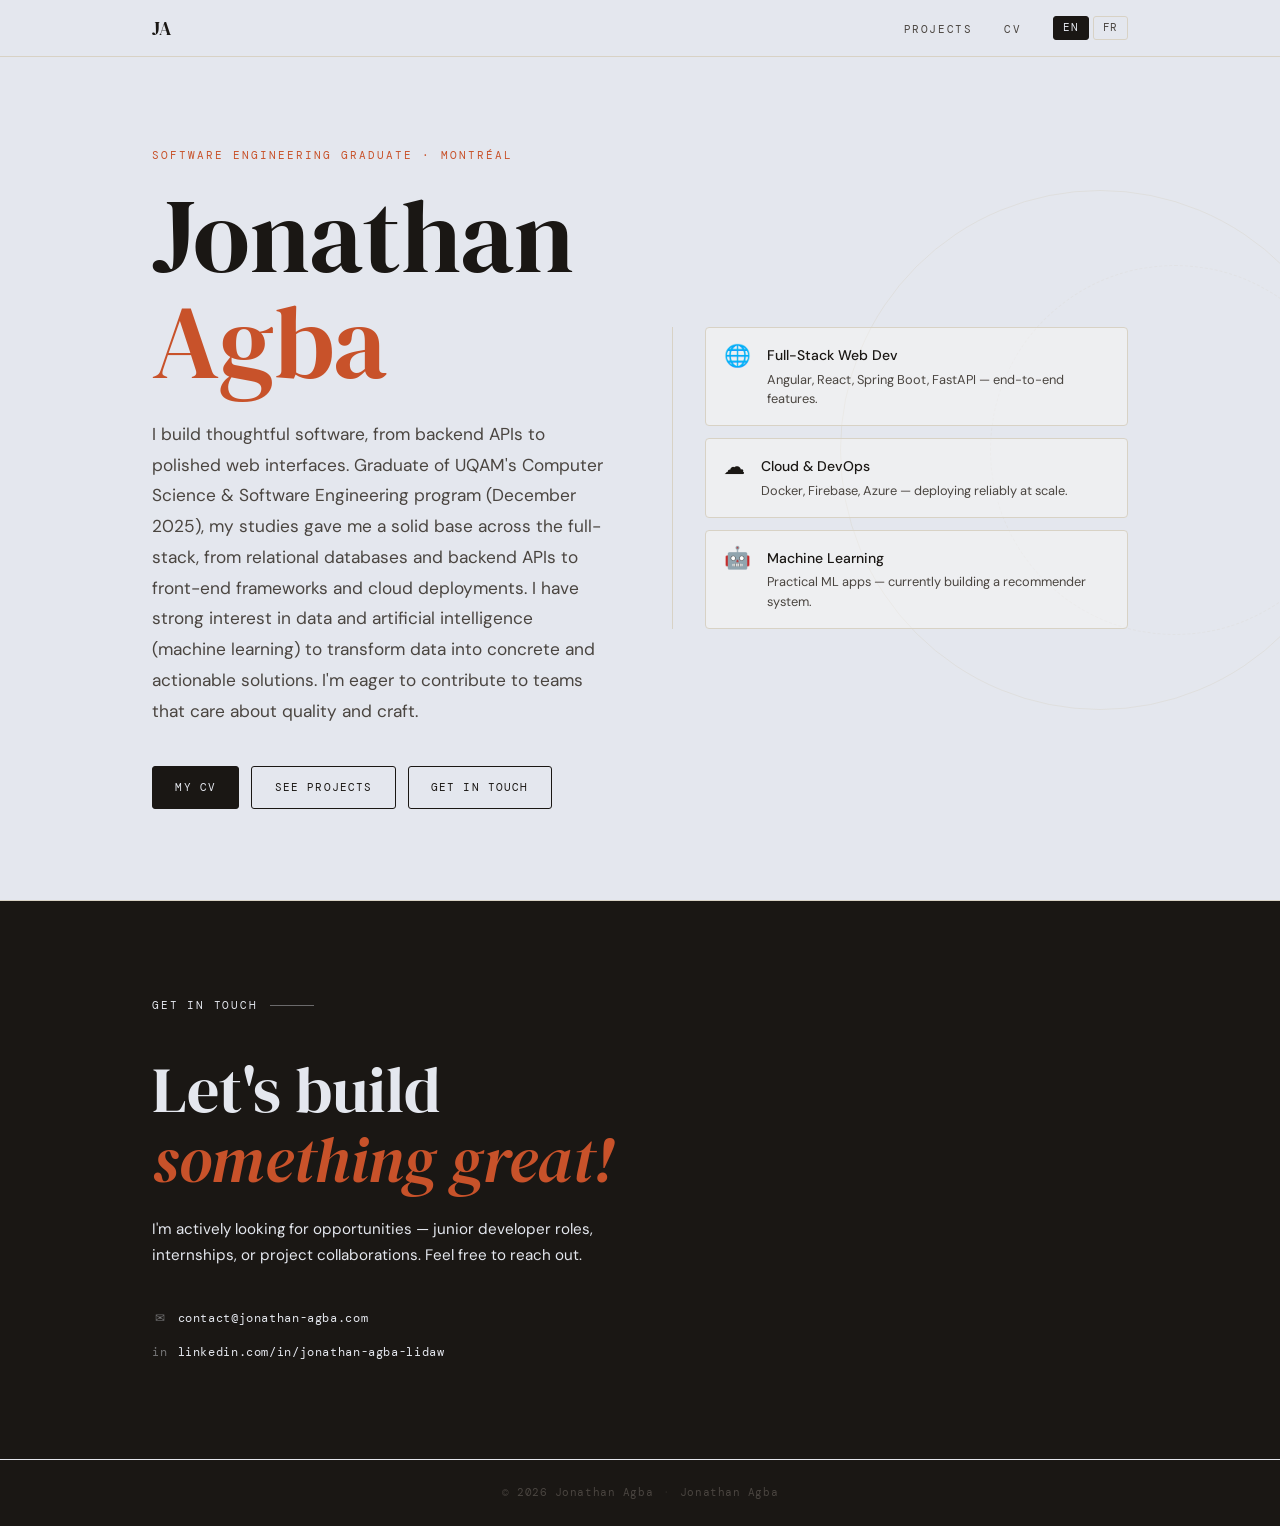
<file: index.html>
<!DOCTYPE html>
<html lang="en">
<head>
  <meta charset="UTF-8" />
  <meta name="viewport" content="width=device-width, initial-scale=1.0" />
  <meta name="description" content="Jonathan Agba – Software Engineering Graduate. Portfolio & CV." />
  <title>Jonathan Agba</title>
  <link rel="icon" type="image/svg+xml" href="favicon.svg" />
  <link rel="preconnect" href="https://fonts.googleapis.com" />
  <link rel="preconnect" href="https://fonts.gstatic.com" crossorigin />
  <link href="https://fonts.googleapis.com/css2?family=DM+Serif+Display:ital@0;1&family=DM+Mono:wght@400;500&family=DM+Sans:opsz,wght@9..40,300;9..40,400;9..40,500&display=swap" rel="stylesheet" />
  <!-- CSS: Base → Components → Page-specific -->
  <link rel="stylesheet" href="css/base.css" />
  <link rel="stylesheet" href="css/components.css" />
  <link rel="stylesheet" href="css/pages/home.css" />
</head>
<body>

  <!-- NAV (loaded dynamically) -->
  <div data-component="nav"></div>


  <!-- ════════════════════════════════
       HERO
  ════════════════════════════════ -->
  <section class="hero" id="home">

    <div class="hero__ring hero__ring--outer" aria-hidden="true"></div>
    <div class="hero__ring hero__ring--inner" aria-hidden="true"></div>

    <div class="hero__content">

      <div class="hero__grid">
        <!-- Left column: main intro -->
        <div class="hero__left">
          <p class="hero__tag"
             data-fr="Diplômé en Génie Logiciel · Montréal">
            Software Engineering Graduate · Montréal
          </p>

          <h1 class="hero__name">
            Jonathan <em class="hero__accent">Agba</em>
          </h1>

          <p class="hero__bio"
             data-fr="Je conçois des logiciels soignés, des APIs backend aux interfaces web abouties. Diplômé du programme d'informatique et génie logiciel de l'UQAM (Décembre 2025), ma formation m'a permis de développer une base solide sur le full-stack, des bases de données relationnelles et APIs backend aux frameworks front-end et déploiements cloud. Je porte un intérêt prononcé pour la data et l'intelligence artificielle (apprentissage automatique) afin de transformer des données en solutions concrètes et exploitables. Je suis prêt à rejoindre des équipes qui accordent de l'importance à la qualité et au travail bien fait.">
            I build thoughtful software, from backend APIs to polished web interfaces. Graduate of UQAM's Computer Science & Software Engineering program (December 2025), my studies gave me a solid base across the full-stack, from relational databases and backend APIs to front-end frameworks and cloud deployments. I have strong interest in data and artificial intelligence (machine learning) to transform data into concrete and actionable solutions. I'm eager to contribute to teams that care about quality and craft.
          </p>

          <div class="hero__cta">
            <a href="cv.html"
               class="btn btn--primary"
               data-fr="Mon CV">
              My CV
            </a>
            <a href="projects.html"
               class="btn"
               data-fr="Mes projets">
              See Projects
            </a>
            <a href="#contact"
               class="btn"
               data-fr="Me contacter">
              Get in touch
            </a>
          </div>
        </div>

        <!-- Right column: about content -->
        <div class="hero__about">
          <div class="hero__interests">
            <div class="interest-card">
              <span class="interest-card__icon" aria-hidden="true">🌐</span>
              <div>
                <div class="interest-card__label" data-fr="Développement Web Full-Stack">Full-Stack Web Dev</div>
                <div class="interest-card__desc" data-fr="Angular, React, Spring Boot, FastAPI — fonctionnalités de bout en bout.">Angular, React, Spring Boot, FastAPI — end-to-end features.</div>
              </div>
            </div>

            <div class="interest-card">
              <span class="interest-card__icon" aria-hidden="true">☁️</span>
              <div>
                <div class="interest-card__label" data-fr="Cloud & DevOps">Cloud & DevOps</div>
                <div class="interest-card__desc" data-fr="Docker, Firebase, Azure — déploiements fiables à grande échelle.">Docker, Firebase, Azure — deploying reliably at scale.</div>
              </div>
            </div>

            <div class="interest-card">
              <span class="interest-card__icon" aria-hidden="true">🤖</span>
              <div>
                <div class="interest-card__label" data-fr="Apprentissage Automatique">Machine Learning</div>
                <div class="interest-card__desc" data-fr="Applications ML pratiques — développement d'un système de recommandation.">Practical ML apps — currently building a recommender system.</div>
              </div>
            </div>
          </div>
        </div>
      </div>

    </div>
  </section>


  <!-- ════════════════════════════════
       CONTACT
  ════════════════════════════════ -->
  <section class="contact" id="contact">
    <div class="contact__inner">

      <p class="section-label section-label--light reveal"
         data-fr="Me contacter">
        Get in touch
      </p>

      <h2 class="contact__headline reveal">
        <span data-fr="Construisons">Let's build</span><br>
        <em class="contact__headline-em"
            data-fr="quelque chose ensemble!">
          something great!
        </em>
      </h2>

      <p class="contact__sub reveal"
         data-fr="Je suis activement à la recherche d'opportunités — postes junior, stages ou collaborations. N'hésitez pas à me contacter.">
        I'm actively looking for opportunities — junior developer roles, internships, or project collaborations. Feel free to reach out.
      </p>

      <div class="contact__links reveal">
        <a href="mailto:contact@jonathan-agba.com" class="contact__link">
          <span class="contact__link-icon">✉</span>
          contact@jonathan-agba.com
        </a>
        <a href="https://linkedin.com/in/jonathan-agba-lidaw" target="_blank" rel="noopener noreferrer" class="contact__link">
          <span class="contact__link-icon">in</span>
          linkedin.com/in/jonathan-agba-lidaw
        </a>
      </div>

    </div>
  </section>


  <!-- FOOTER (loaded dynamically) -->
  <div data-component="footer"></div>


  <!-- JS: Component loader → Shared → Page-specific -->
  <script src="js/components/loader.js"></script>
  <script src="js/main.js"></script>
  <script src="js/pages/home.js"></script>
</body>
</html>
</file>
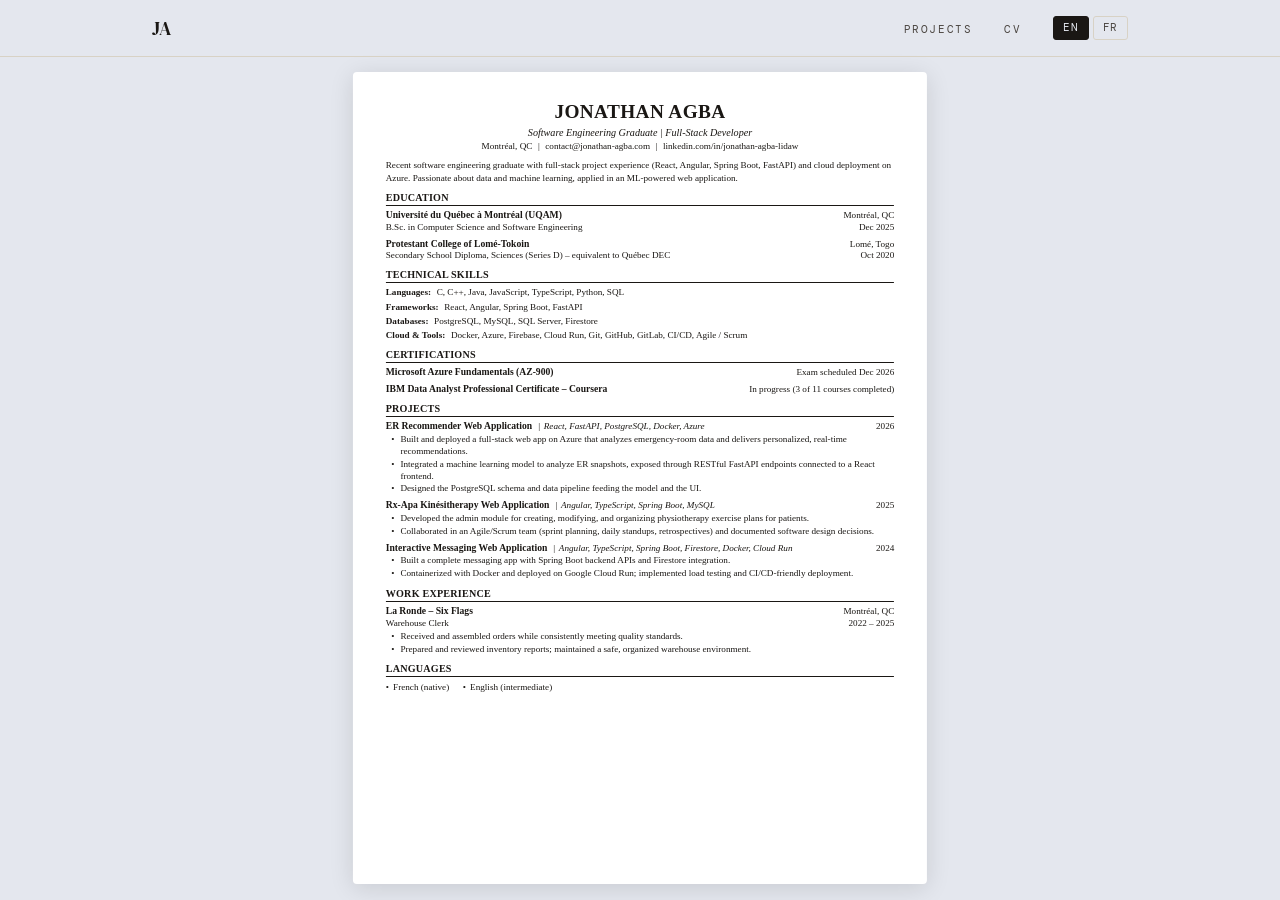
<file: cv.html>
<!DOCTYPE html>
<html lang="en">
<head>
  <meta charset="UTF-8" />
  <meta name="viewport" content="width=device-width, initial-scale=1.0" />
  <meta name="description" content="Jonathan Agba – CV / Resume" />
  <title>CV – Jonathan Agba</title>
  <link rel="icon" type="image/svg+xml" href="favicon.svg" />
  <link rel="preconnect" href="https://fonts.googleapis.com" />
  <link rel="preconnect" href="https://fonts.gstatic.com" crossorigin />
  <link href="https://fonts.googleapis.com/css2?family=DM+Serif+Display:ital@0;1&family=DM+Mono:wght@400;500&family=DM+Sans:opsz,wght@9..40,300;9..40,400;9..40,500&display=swap" rel="stylesheet" />
  <!-- CSS: Base → Components → Page-specific → Print -->
  <link rel="stylesheet" href="css/base.css" />
  <link rel="stylesheet" href="css/components.css" />
  <link rel="stylesheet" href="css/pages/cv.css" />
  <link rel="stylesheet" href="css/print.css" />
</head>
<body>

  <!-- NAV (loaded dynamically) -->
  <div data-component="nav" data-nav-scrolled="true"></div>

  <!-- Download Button (bottom right) -->
  <!-- <button class="cv-download no-print" aria-label="Download PDF">
    <span class="cv-download__icon">↓</span>
    <span class="cv-download__text" data-fr="Télécharger">Download PDF</span>
  </button> -->

  <!-- CV Page -->
  <div class="cv-page">

    <!-- Header -->
    <header class="cv-header">
      <div class="cv-header__main">
        <h1 class="cv-header__name">JONATHAN AGBA</h1>
        <p class="cv-header__title" data-fr="Diplômé en génie logiciel | Développeur full stack">Software Engineering Graduate | Full-Stack Developer</p>
      </div>
      <div class="cv-header__contact">
        <span>Montréal, QC</span>
        <a href="mailto:contact@jonathan-agba.com">contact@jonathan-agba.com</a>
        <a href="https://linkedin.com/in/jonathan-agba-lidaw" target="_blank" rel="noopener">linkedin.com/in/jonathan-agba-lidaw</a>
      </div>
    </header>

    <!-- Two Column Layout -->
    <div class="cv-body">

      <!-- Left Column -->
      <aside class="cv-sidebar">

        <!-- Skills -->
        <section class="cv-section cv-section--skills">
          <h2 class="cv-section__title" data-fr="Compétences techniques">Technical Skills</h2>
          
          <div class="cv-skills">
            <div class="cv-skill">
              <span class="cv-skill__label" data-fr="Langages">Languages</span>
              <span class="cv-skill__value">C, C++, Java, JavaScript, TypeScript, Python, SQL</span>
            </div>
            <div class="cv-skill">
              <span class="cv-skill__label">Frameworks</span>
              <span class="cv-skill__value">React, Angular, Spring Boot, FastAPI</span>
            </div>
            <div class="cv-skill">
              <span class="cv-skill__label" data-fr="Bases de données">Databases</span>
              <span class="cv-skill__value">PostgreSQL, MySQL, SQL Server, Firestore</span>
            </div>
            <div class="cv-skill">
              <span class="cv-skill__label" data-fr="Cloud et outils">Cloud & Tools</span>
              <span class="cv-skill__value">Docker, Azure, Firebase, Cloud Run, Git, GitHub, GitLab, CI/CD, Agile / Scrum</span>
            </div>
          </div>
        </section>

        <!-- Certifications -->
        <section class="cv-section cv-section--certifications">
          <h2 class="cv-section__title">Certifications</h2>

          <div class="cv-entry">
            <div class="cv-entry__header">
              <span class="cv-entry__title">Microsoft Azure Fundamentals (AZ-900)</span>
              <span class="cv-entry__date" data-fr="Examen prévu en déc. 2026">Exam scheduled Dec 2026</span>
            </div>
          </div>

          <div class="cv-entry">
            <div class="cv-entry__header">
              <span class="cv-entry__title" data-fr="Certificat professionnel IBM Data Analyst – Coursera">IBM Data Analyst Professional Certificate – Coursera</span>
              <span class="cv-entry__date" data-fr="En cours (3 cours sur 11 complétés)">In progress (3 of 11 courses completed)</span>
            </div>
          </div>
        </section>

        <!-- Languages -->
        <section class="cv-section cv-section--languages">
          <h2 class="cv-section__title" data-fr="Langues">Languages</h2>
          <ul class="cv-list">
            <li data-fr="Français (langue maternelle)">French (native)</li>
            <li data-fr="Anglais (intermédiaire)">English (intermediate)</li>
          </ul>
        </section>

        <!-- Strengths -->

      </aside>

      <!-- Right Column (Main Content) -->
      <main class="cv-main">

        <!-- Profile -->
        <section class="cv-section cv-section--profile">
          <p class="cv-profile" data-fr="Récent diplômé en génie logiciel avec une expérience de projets full stack (React, Angular, Spring Boot, FastAPI) et de déploiement cloud sur Azure. Passionné par la data et l'apprentissage automatique, appliqué dans une application web propulsée par un modèle ML.">Recent software engineering graduate with full-stack project experience (React, Angular, Spring Boot, FastAPI) and cloud deployment on Azure. Passionate about data and machine learning, applied in an ML-powered web application.</p>
        </section>

        <!-- Education -->
        <section class="cv-section cv-section--education">
          <h2 class="cv-section__title" data-fr="Formation">Education</h2>
          
          <div class="cv-entry">
            <div class="cv-entry__header">
              <span class="cv-entry__title">Université du Québec à Montréal (UQAM)</span>
              <span class="cv-entry__place">Montréal, QC</span>
            </div>
            <div class="cv-entry__header">
              <span class="cv-entry__sub" data-fr="Baccalauréat en informatique et génie logiciel">B.Sc. in Computer Science and Software Engineering</span>
              <span class="cv-entry__date" data-fr="Décembre 2025">Dec 2025</span>
            </div>
          </div>

          <div class="cv-entry">
            <div class="cv-entry__header">
              <span class="cv-entry__title">Protestant College of Lomé-Tokoin</span>
              <span class="cv-entry__place">Lomé, Togo</span>
            </div>
            <div class="cv-entry__header">
              <span class="cv-entry__sub" data-fr="Baccalauréat série D, Mathématiques et Sciences – équivalent au DEC au Québec">Secondary School Diploma, Sciences (Series D) – equivalent to Québec DEC</span>
              <span class="cv-entry__date" data-fr="Oct 2020">Oct 2020</span>
            </div>
          </div>
        </section>

        <!-- Projects -->
        <section class="cv-section cv-section--projects">
          <h2 class="cv-section__title" data-fr="Projets">Projects</h2>

          <div class="cv-entry">
            <div class="cv-entry__header">
              <span class="cv-entry__heading">
                <span class="cv-entry__title" data-fr="Application Web de recommandation d'urgences">ER Recommender Web Application</span>
                <span class="cv-entry__tech">React, FastAPI, PostgreSQL, Docker, Azure</span>
              </span>
              <span class="cv-entry__date">2026</span>
            </div>
            <ul class="cv-entry__list">
              <li data-fr="Conception et déploiement sur Azure d'une application web full-stack qui analyse les données des urgences et fournit des recommandations personnalisées en temps réel.">Built and deployed a full-stack web app on Azure that analyzes emergency-room data and delivers personalized, real-time recommendations.</li>
              <li data-fr="Intégration d'un modèle d'apprentissage automatique pour analyser des instantanés des urgences, exposé via des endpoints RESTful FastAPI connectés à un frontend React.">Integrated a machine learning model to analyze ER snapshots, exposed through RESTful FastAPI endpoints connected to a React frontend.</li>
              <li data-fr="Conception du schéma PostgreSQL et du pipeline de données alimentant le modèle et l'interface.">Designed the PostgreSQL schema and data pipeline feeding the model and the UI.</li>
            </ul>
          </div>

          <div class="cv-entry">
            <div class="cv-entry__header">
              <span class="cv-entry__heading">
                <span class="cv-entry__title" data-fr="Application Web Rx-Apa Kinésithérapie">Rx-Apa Kinésitherapy Web Application</span>
                <span class="cv-entry__tech">Angular, TypeScript, Spring Boot, MySQL</span>
              </span>
              <span class="cv-entry__date">2025</span>
            </div>
            <ul class="cv-entry__list">
              <li data-fr="Développement du module d'administration permettant de créer, modifier et organiser les plans d'exercices de physiothérapie pour les patients.">Developed the admin module for creating, modifying, and organizing physiotherapy exercise plans for patients.</li>
              <li data-fr="Collaboration au sein d'une équipe Agile/Scrum (planification des sprints, réunions quotidiennes, rétrospectives) et documentation des choix de conception logicielle.">Collaborated in an Agile/Scrum team (sprint planning, daily standups, retrospectives) and documented software design decisions.</li>
            </ul>
          </div>

          <div class="cv-entry">
            <div class="cv-entry__header">
              <span class="cv-entry__heading">
                <span class="cv-entry__title" data-fr="Application web de messagerie interactive">Interactive Messaging Web Application</span>
                <span class="cv-entry__tech">Angular, TypeScript, Spring Boot, Firestore, Docker, Cloud Run</span>
              </span>
              <span class="cv-entry__date">2024</span>
            </div>
            <ul class="cv-entry__list">
              <li data-fr="Conception d'une application de messagerie complète avec des APIs backend Spring Boot et l'intégration de Firestore.">Built a complete messaging app with Spring Boot backend APIs and Firestore integration.</li>
              <li data-fr="Conteneurisation avec Docker et déploiement sur Google Cloud Run ; mise en place de tests de charge et d'un déploiement compatible CI/CD.">Containerized with Docker and deployed on Google Cloud Run; implemented load testing and CI/CD-friendly deployment.</li>
            </ul>
          </div>

        </section>

        <!-- Experience -->
        <section class="cv-section cv-section--experience">
          <h2 class="cv-section__title" data-fr="Expérience">Work Experience</h2>
          
          <div class="cv-entry">
            <div class="cv-entry__header">
              <span class="cv-entry__title">La Ronde – Six Flags</span>
              <span class="cv-entry__place">Montréal, QC</span>
            </div>
            <div class="cv-entry__header">
              <span class="cv-entry__sub" data-fr="Commis d'entrepôt">Warehouse Clerk</span>
              <span class="cv-entry__date">2022 – 2025</span>
            </div>
            <ul class="cv-entry__list">
              <li data-fr="Réception et préparation des commandes en respectant systématiquement les normes de qualité.">Received and assembled orders while consistently meeting quality standards.</li>
              <li data-fr="Préparation et révision des rapports d'inventaire ; maintien d'un environnement d'entrepôt sûr et organisé.">Prepared and reviewed inventory reports; maintained a safe, organized warehouse environment.</li>
            </ul>
          </div>
        </section>

      </main>

    </div>

  </div>


  <!-- JS: Component loader → Shared → Page-specific -->
  <script src="js/components/loader.js"></script>
  <script src="js/main.js"></script>
  <script src="js/pages/cv.js"></script>
</body>
</html>
</file>
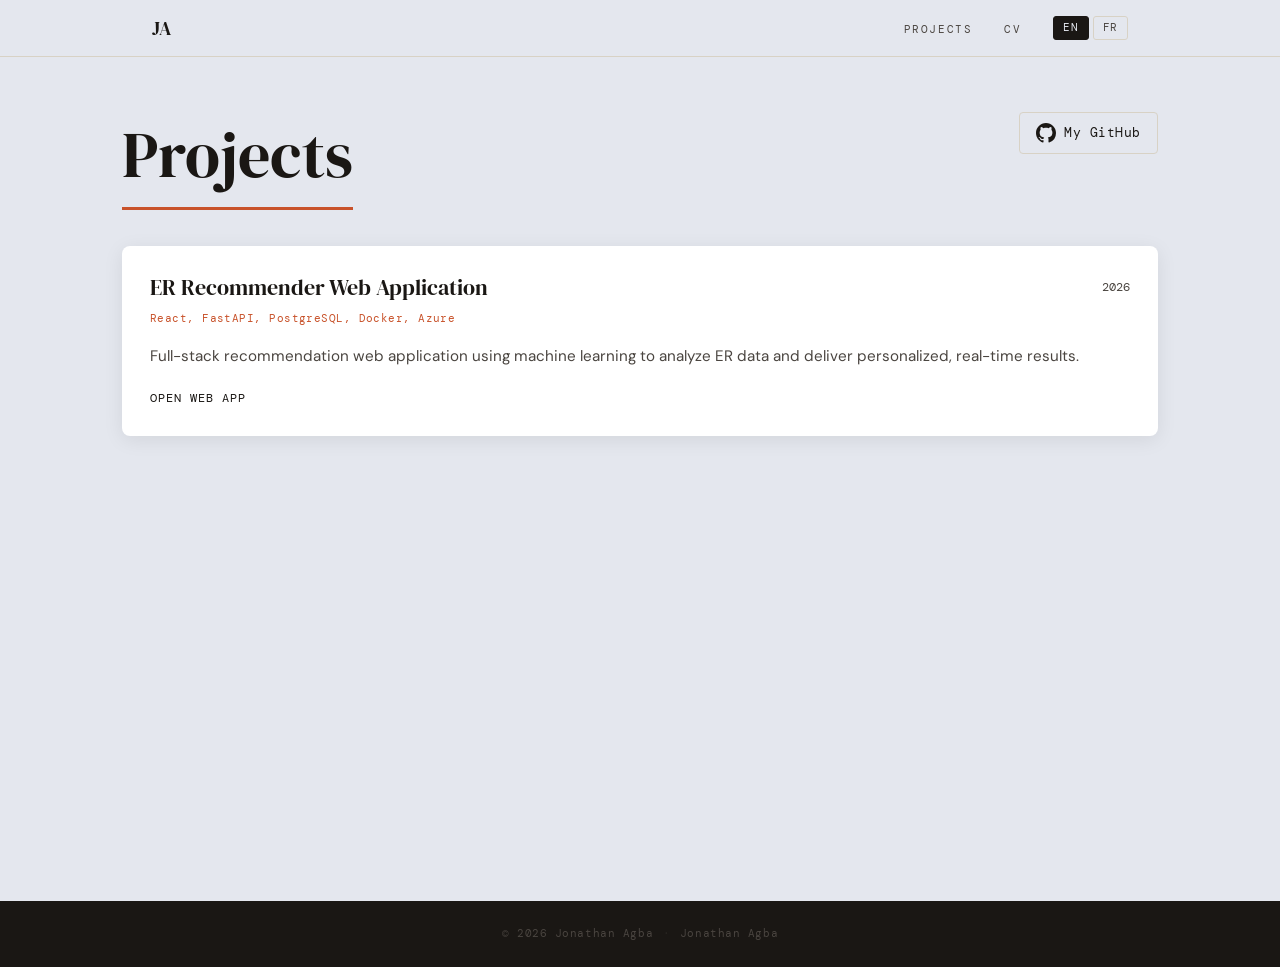
<file: projects.html>
<!DOCTYPE html>
<html lang="en">
<head>
  <meta charset="UTF-8" />
  <meta name="viewport" content="width=device-width, initial-scale=1.0" />
  <meta name="description" content="Jonathan Agba – Projects" />
  <title>Projects – Jonathan Agba</title>
  <link rel="icon" type="image/svg+xml" href="favicon.svg" />
  <link rel="preconnect" href="https://fonts.googleapis.com" />
  <link rel="preconnect" href="https://fonts.gstatic.com" crossorigin />
  <link href="https://fonts.googleapis.com/css2?family=DM+Serif+Display:ital@0;1&family=DM+Mono:wght@400;500&family=DM+Sans:opsz,wght@9..40,300;9..40,400;9..40,500&display=swap" rel="stylesheet" />
  <!-- CSS: Base → Components → Page-specific -->
  <link rel="stylesheet" href="css/base.css" />
  <link rel="stylesheet" href="css/components.css" />
  <link rel="stylesheet" href="css/pages/projects.css" />
</head>
<body>

  <!-- NAV (loaded dynamically) -->
  <div data-component="nav" data-nav-scrolled="true"></div>

  <!-- ════════════════════════════════
       PROJECTS PAGE
  ════════════════════════════════ -->
  <section class="projects">
    <div class="projects__container">

      <div class="projects__header">
        <div class="projects__title-link" id="projects">
          <h1 class="projects__title" data-fr="Projets">Projects</h1>
        </div>
        <a href="https://github.com/agbjonathan" target="_blank" rel="noopener" class="projects__github">
          <svg class="projects__github-icon" viewBox="0 0 24 24" fill="currentColor" aria-hidden="true">
            <path d="M12 0C5.37 0 0 5.37 0 12c0 5.31 3.435 9.795 8.205 11.385.6.105.825-.255.825-.57 0-.285-.015-1.23-.015-2.235-3.015.555-3.795-.735-4.035-1.41-.135-.345-.72-1.41-1.23-1.695-.42-.225-1.02-.78-.015-.795.945-.015 1.62.87 1.845 1.23 1.08 1.815 2.805 1.305 3.495.99.105-.78.42-1.305.765-1.605-2.67-.3-5.46-1.335-5.46-5.925 0-1.305.465-2.385 1.23-3.225-.12-.3-.54-1.53.12-3.18 0 0 1.005-.315 3.3 1.23.96-.27 1.98-.405 3-.405s2.04.135 3 .405c2.295-1.56 3.3-1.23 3.3-1.23.66 1.65.24 2.88.12 3.18.765.84 1.23 1.905 1.23 3.225 0 4.605-2.805 5.625-5.475 5.925.435.375.81 1.095.81 2.22 0 1.605-.015 2.895-.015 3.3 0 .315.225.69.825.57A12.02 12.02 0 0024 12c0-6.63-5.37-12-12-12z"/>
          </svg>
          <span data-fr="Mon GitHub">My GitHub</span>
        </a>
      </div>

      <div class="projects__grid">

        <!-- Project Card 1 -->
        <a class="project-card" href="https://er-guide.app/" target="_blank" rel="noopener" aria-label="Open ER Recommender Web Application in new tab">
          <div class="project-card__header">
            <h2 class="project-card__title" data-fr="Application Web ER Recommender">ER Recommender Web Application</h2>
            <span class="project-card__year">2026</span>
          </div>
          <p class="project-card__tech">React, FastAPI, PostgreSQL, Docker, Azure</p>
          <p class="project-card__desc" data-fr="Application web de recommandation complète utilisant l'apprentissage automatique pour analyser les données des urgences et fournir des résultats personnalisés en temps réel.">
            Full-stack recommendation web application using machine learning to analyze ER data and deliver personalized, real-time results.
          </p>
          <span class="project-card__cta" data-fr="Voir l'application web">Open Web App</span>
        </a>

        <!-- Project Card 2
        <div class="project-card project-card--coming-soon">
          <div class="project-card__header">
            <h2 class="project-card__title" data-fr="Application Web de Messagerie Interactive">Interactive Messaging Web Application</h2>
            <span class="project-card__year">2024</span>
          </div>
          <p class="project-card__tech">Angular, TypeScript, Spring Boot, Firestore, Docker, Cloud Run</p>
          <p class="project-card__desc" data-fr="Application de messagerie complète avec APIs backend, intégration de base de données et déploiement cloud avec tests de charge et CI/CD.">
            Complete messaging app with backend APIs, database integration, and cloud deployment with load testing and CI/CD.
          </p>
          <span class="project-card__cta" data-fr="Bientôt disponible">Coming Soon</span>
        </div> -->

        <!-- Project Card 3
        <div class="project-card project-card--coming-soon">
          <div class="project-card__header">
            <h2 class="project-card__title" data-fr="Application Web Rx-Apa Kinésithérapie">Rx-Apa Kinésitherapy Web Application</h2>
            <span class="project-card__year">2025</span>
          </div>
          <p class="project-card__tech">Angular, TypeScript, Spring Boot, MySQL</p>
          <p class="project-card__desc" data-fr="Module d'administration pour créer, modifier et organiser les plans d'exercices de physiothérapie, développé avec méthodologie Agile/Scrum.">
            Admin module for creating, modifying, and organizing physiotherapy exercise plans, built using Agile/Scrum methodology.
          </p>
          <span class="project-card__cta" data-fr="Bientôt disponible">Coming Soon</span>
        </div>

      </div> -->

    </div>
  </section>

  <!-- FOOTER (loaded dynamically) -->
  <div data-component="footer"></div>

  <!-- JS: Component loader → Shared -->
  <script src="js/components/loader.js"></script>
  <script src="js/main.js"></script>
</body>
</html>
</file>
<file: css/base.css>
/* ════════════════════════════════════════════
   base.css — Reset, Variables & Typography
   ════════════════════════════════════════════ */


/* ── Reset ─────────────────────────────────── */

*, *::before, *::after {
  box-sizing: border-box;
  margin: 0;
  padding: 0;
}


/* ── Variables ─────────────────────────────── */

:root {
  --bg:        #e4e7ee;
  --card:      #fffcf75b;
  --ink:       #1A1714;
  --ink-light: #4A4540;
  --accent:    #C8522A;
  --rule:      #D8D2C5;
  --nav-h:     56px;

  --font-serif: 'DM Serif Display', Georgia, serif;
  --font-sans:  'DM Sans', system-ui, sans-serif;
  --font-mono:  'DM Mono', 'Courier New', monospace;

  --max-w: 1024px;
}


/* ── Base ──────────────────────────────────── */

html {
  scroll-behavior: smooth;
  -webkit-font-smoothing: antialiased;
  -moz-osx-font-smoothing: grayscale;
}

body {
  background: var(--bg);
  color: var(--ink);
  font-family: var(--font-sans);
  font-size: 16px;
  line-height: 1.6;
  overflow-x: hidden;
}

img { display: block; max-width: 100%; }
ul  { list-style: none; }
a   { color: inherit; }


/* ── Typography ────────────────────────────── */

h1, h2, h3 {
  font-family: var(--font-serif);
  font-weight: 400;
  font-style: normal;
  font-synthesis: none;
  text-rendering: optimizeLegibility;
}


/* ── Utilities ─────────────────────────────── */

/* Section max-width wrapper */
.section-inner,
.contact__inner {
  max-width: var(--max-w);
  margin: 0 auto;
  padding: 0 1.5rem;
}

/* Section label (monospace tag above headings) */
.section-label {
  font-family: var(--font-mono);
  font-size: 0.7rem;
  letter-spacing: 0.16em;
  text-transform: uppercase;
  color: var(--bg);
  display: flex;
  align-items: center;
  gap: 0.75rem;
  margin-bottom: 2.5rem;
}
.section-label::after {
  content: '';
  display: block;
  width: 44px;
  height: 1px;
  background: var(--bg);
  opacity: 0.4;
}
/* Light variant (on dark background) */
.section-label--light {
  color: var(--bg);
}

/* Buttons */
.btn {
  display: inline-flex;
  align-items: center;
  padding: 0.7rem 1.4rem;
  font-family: var(--font-mono);
  font-size: 0.7rem;
  letter-spacing: 0.1em;
  text-transform: uppercase;
  text-decoration: none;
  border: 1.5px solid var(--ink);
  border-radius: 3px;
  color: var(--ink);
  background: transparent;
  cursor: pointer;
  transition: background 0.2s, color 0.2s, border-color 0.2s;
  white-space: nowrap;
}
.btn:hover {
  background: var(--ink);
  color: var(--bg);
}
.btn--primary {
  background: var(--ink);
  color: var(--bg);
}
.btn--primary:hover {
  background: var(--accent);
  border-color: var(--accent);
}


/* ── Scroll Reveal ─────────────────────────── */

/* Initial hidden state */
.reveal {
  opacity: 0;
  transform: translateY(22px);
  transition: opacity 0.5s ease, transform 0.5s ease;
}

/* Visible state — added by JS via IntersectionObserver */
.reveal--visible {
  opacity: 1;
  transform: translateY(0);
}
</file>
<file: css/components.css>
/* ════════════════════════════════════════════
   components.css — Reusable Components
   ════════════════════════════════════════════
   
   Contents:
   1. Navigation
   2. Footer
   3. Interest Cards
   
════════════════════════════════════════════ */


/* ══════════════════════════════════════════════
   1. Navigation
   ══════════════════════════════════════════════ */

.nav {
  position: fixed;
  top: 0; left: 0; right: 0;
  z-index: 100;
  border-bottom: 1px solid transparent;
  transition: background 0.3s, border-color 0.3s, box-shadow 0.3s;
}

/* Added by JS on scroll */
.nav--scrolled {
  background: var(--bg);
  backdrop-filter: blur(14px);
  -webkit-backdrop-filter: blur(14px);
  border-bottom-color: var(--rule);
  box-shadow: 0 1px 12px rgba(0, 0, 0, 0.05);
}

.nav__inner {
  max-width: var(--max-w);
  margin: 0 auto;
  padding: 0 1.5rem;
  height: var(--nav-h);
  display: flex;
  align-items: center;
  justify-content: space-between;
}

/* Logo */
.nav__logo {
  font-family: var(--font-serif);
  font-size: 1.2rem;
  color: var(--ink);
  text-decoration: none;
  letter-spacing: 0.02em;
  flex-shrink: 0;
  transition: color 0.2s;
}
.nav__logo:hover { color: var(--accent); }

/* Right cluster */
.nav__right {
  display: flex;
  align-items: center;
  gap: 2rem;
}

/* Desktop links */
.nav__links {
  display: flex;
  gap: 2rem;
}

.nav__link {
  font-family: var(--font-mono);
  font-size: 0.7rem;
  letter-spacing: 0.14em;
  text-transform: uppercase;
  color: var(--ink-light);
  text-decoration: none;
  position: relative;
  transition: color 0.2s;
}
.nav__link::after {
  content: '';
  position: absolute;
  bottom: -3px; left: 0; right: 0;
  height: 1px;
  background: var(--accent);
  transform: scaleX(0);
  transform-origin: left;
  transition: transform 0.25s ease;
}
.nav__link:hover            { color: var(--accent); }
.nav__link:hover::after     { transform: scaleX(1); }

/* Language toggle */
.nav__lang {
  display: flex;
  gap: 0.25rem;
}

.nav__lang-btn {
  font-family: var(--font-mono);
  font-size: 0.66rem;
  letter-spacing: 0.08em;
  text-transform: uppercase;
  padding: 0.22rem 0.55rem;
  border: 1px solid var(--rule);
  border-radius: 3px;
  background: transparent;
  color: var(--ink-light);
  cursor: pointer;
  line-height: 1.4;
  transition: background 0.2s, color 0.2s, border-color 0.2s;
}
.nav__lang-btn:hover:not(.nav__lang-btn--active) {
  border-color: var(--ink-light);
}
.nav__lang-btn--active {
  background: var(--ink);
  color: var(--bg);
  border-color: var(--ink);
}

/* Hamburger (hidden on desktop) */
.nav__hamburger {
  display: none;
  flex-direction: column;
  justify-content: center;
  gap: 5px;
  width: 32px;
  height: 32px;
  padding: 4px;
  background: none;
  border: none;
  cursor: pointer;
  flex-shrink: 0;
}
.nav__hamburger span {
  display: block;
  width: 20px;
  height: 2px;
  background: var(--ink);
  border-radius: 2px;
  transform-origin: center;
  transition: transform 0.28s ease, opacity 0.2s ease;
}

/* Open state */
.nav__hamburger--open span:nth-child(1) { transform: translateY(7px) rotate(45deg); }
.nav__hamburger--open span:nth-child(2) { opacity: 0; transform: scaleX(0); }
.nav__hamburger--open span:nth-child(3) { transform: translateY(-7px) rotate(-45deg); }

/* Mobile dropdown */
.nav__mobile {
  display: flex;
  flex-direction: column;
  gap: 1.1rem;
  padding: 0 1.5rem;
  background: var(--bg);
  border-bottom: 1px solid var(--rule);
  max-height: 0;
  overflow: hidden;
  transition: max-height 0.32s ease, padding-top 0.32s ease, padding-bottom 0.32s ease;
}

/* Open state */
.nav__mobile--open {
  max-height: 260px;
  padding-top: 1.25rem;
  padding-bottom: 1.5rem;
}

.nav__mobile-link {
  font-family: var(--font-mono);
  font-size: 0.78rem;
  letter-spacing: 0.12em;
  text-transform: uppercase;
  color: var(--ink-light);
  text-decoration: none;
  transition: color 0.2s;
}
.nav__mobile-link:hover { color: var(--accent); }

.nav__mobile-lang {
  display: none;
}


/* ── Nav Responsive ────────────────────────── */

@media (max-width: 860px) {
  .nav__links     { display: none; }
  .nav__right     { gap: 0.75rem; }
  .nav__hamburger { display: flex; }
}

@media (max-width: 380px) {
  .nav__inner     { padding: 0 1rem; }
  .nav__lang-btn  { padding: 0.18rem 0.42rem; font-size: 0.6rem; }
}


/* ══════════════════════════════════════════════
   2. Footer
   ══════════════════════════════════════════════ */

.footer {
  background: #1A1714;
  border-top: 1px solid var(--bg);
  padding: 1.5rem;
  display: flex;
  align-items: center;
  justify-content: center;
  gap: 0.6rem;
  font-family: var(--font-mono);
  font-size: 0.7rem;
  color: var(--ink-light);
  letter-spacing: 0.05em;
}

.footer__sep { opacity: 0.3; }


/* ══════════════════════════════════════════════
   3. Interest Cards
   ══════════════════════════════════════════════ */

.interest-card {
  display: flex;
  gap: 1rem;
  align-items: flex-start;
  padding: 1rem 1.1rem;
  background: var(--card);
  border: 1px solid var(--rule);
  border-radius: 4px;
  transition: border-color 0.2s;
  cursor: default;
}
.interest-card:hover {
  border-color: rgba(200, 82, 42, 0.4);
}

.interest-card__icon {
  font-size: 1.35rem;
  flex-shrink: 0;
  line-height: 1;
  margin-top: 0.1rem;
}
.interest-card__label {
  font-size: 0.875rem;
  font-weight: 500;
  color: var(--ink);
  margin-bottom: 0.2rem;
}
.interest-card__desc {
  font-size: 0.8rem;
  color: var(--ink-light);
  line-height: 1.55;
}
</file>
<file: css/pages/home.css>
/* ════════════════════════════════════════════
   home.css — Home Page Specific Styles
   ════════════════════════════════════════════ */


/* ══════════════════════════════════════════════
   Hero Section
   ══════════════════════════════════════════════ */

.hero {
  position: relative;
  min-height: 100vh;
  display: flex;
  align-items: center;
  overflow: hidden;
  background: var(--bg);
  padding-top: var(--nav-h);
}

/* Decorative rings */
.hero__ring {
  position: absolute;
  right: -5rem;
  top: 50%;
  border-radius: 50%;
  pointer-events: none;
  /* Parallax driven by JS */
  transition: transform 0.14s ease-out;
}
.hero__ring--outer {
  width: 520px;
  height: 520px;
  margin-top: -260px;
  border: 1px solid var(--rule);
  opacity: 0.4;
}
.hero__ring--inner {
  width: 370px;
  height: 370px;
  margin-top: -185px;
  border: 1px dashed var(--rule);
  opacity: 0.22;
}

.hero__content {
  position: relative;
  z-index: 1;
  width: 100%;
  max-width: var(--max-w);
  margin: 0 auto;
  padding: 5rem 1.5rem;
}

/* Two-column grid layout */
.hero__grid {
  display: grid;
  grid-template-columns: 1fr 1fr;
  gap: 4rem;
  align-items: center;
}

.hero__left {
  display: flex;
  flex-direction: column;
}

.hero__tag {
  font-family: var(--font-mono);
  font-size: 0.7rem;
  letter-spacing: 0.18em;
  text-transform: uppercase;
  color: var(--accent);
  margin-bottom: 1.1rem;
}

.hero__name {
  font-family: var(--font-serif);
  font-size: clamp(3.2rem, 9vw, 6.5rem);
  line-height: 1.02;
  color: var(--ink);
  font-style: normal;
  margin-bottom: 1.5rem;
}

.hero__accent {
  font-style: normal;
  color: var(--accent);
}

.hero__bio {
  font-size: 1.08rem;
  line-height: 1.78;
  color: var(--ink-light);
  max-width: 540px;
  margin-bottom: 2.5rem;
}

.hero__cta {
  display: flex;
  flex-wrap: wrap;
  gap: 0.75rem;
}

/* Hero about section (right column) */
.hero__about {
  padding-left: 2rem;
  border-left: 1px solid var(--rule);
}

.hero__interests {
  display: flex;
  flex-direction: column;
  gap: 0.75rem;
}

.hero__interests .interest-card {
  max-width: 100%;
}

/* Hero entrance animation */
.hero__tag,
.hero__name,
.hero__bio,
.hero__cta,
.hero__about {
  opacity: 0;
  transform: translateY(20px);
  transition: opacity 0.55s ease, transform 0.55s ease;
}
.hero__item--visible {
  opacity: 1 !important;
  transform: translateY(0) !important;
}


/* ══════════════════════════════════════════════
   Contact Section
   ══════════════════════════════════════════════ */

.contact {
  background: #1A1714;
  color: var(--ink);
  padding: 6rem 0;
  border-top: 1px solid var(--rule);
}

.contact__inner {
  max-width: var(--max-w);
  margin: 0 auto;
  padding: 0 1.5rem;
}

.contact__headline {
  font-family: var(--font-serif);
  font-size: clamp(2.2rem, 5vw, 4rem);
  line-height: 1.1;
  color: var(--bg);
  margin-bottom: 1.25rem;
}
.contact__headline-em {
  font-style: italic;
  color: var(--accent);
}

.contact__sub {
  font-size: 0.95rem;
  line-height: 1.75;
  color: var(--bg);
  max-width: 460px;
  margin-bottom: 2.5rem;
}

.contact__links {
  display: flex;
  flex-direction: column;
  gap: 0.9rem;
}

.contact__link {
  display: inline-flex;
  align-items: center;
  gap: 0.6rem;
  font-family: var(--font-mono);
  font-size: 0.78rem;
  letter-spacing: 0.05em;
  color: var(--bg);
  text-decoration: none;
  transition: color 0.2s;
}
.contact__link:hover { color: var(--accent); }

.contact__link-icon {
  opacity: 0.45;
  font-style: normal;
  width: 1rem;
  text-align: center;
  flex-shrink: 0;
}


/* ══════════════════════════════════════════════
   Responsive — Home
   ══════════════════════════════════════════════ */

@media (max-width: 860px) {
  .hero__grid {
    grid-template-columns: 1fr;
    gap: 3rem;
  }

  .hero__about {
    padding-left: 0;
    border-left: none;
    border-top: 1px solid var(--rule);
    padding-top: 2rem;
  }

  .hero__interests {
    display: grid;
    grid-template-columns: 1fr 1fr;
  }
}

@media (max-width: 560px) {
  .contact { padding: 4rem 0; }
  .hero__interests { grid-template-columns: 1fr; }
  .hero__ring { display: none; }
  .hero__cta { gap: 0.6rem; }
  .contact__links { gap: 0.75rem; }
}

@media (max-width: 380px) {
  .hero__content  { padding: 3.5rem 1rem; }
  .contact__inner { padding: 0 1rem; }
  .btn { padding: 0.65rem 1.1rem; font-size: 0.65rem; }
}
</file>
<file: css/pages/cv.css>
/* ════════════════════════════════════════════
   cv.css — CV Page Specific Styles
   ════════════════════════════════════════════ */

/* ── CV-specific Variables ─────────────────── */

:root {
  --cv-bg: #ffffff;
  --cv-ink: #1A1714;
  --cv-ink-light: #1A1714;
  --cv-accent: #1A1714;
  --cv-rule: #1A1714;
  --cv-sidebar-bg: #f7f5f2;
  --cv-font: 'Times New Roman', Times, 'Liberation Serif', serif;
}


/* ── Floating Download Button ──────────────── */

.cv-download {
  position: fixed;
  bottom: 1rem;
  right: 1rem;
  z-index: 100;
  display: inline-flex;
  align-items: center;
  gap: 0.4rem;
  padding: 0.6rem 1rem;
  font-family: var(--font-mono);
  font-size: 0.7rem;
  letter-spacing: 0.08em;
  text-transform: uppercase;
  background: var(--cv-ink);
  color: #fff;
  border: none;
  border-radius: 4px;
  cursor: pointer;
  box-shadow: 0 4px 16px rgba(0,0,0,0.2);
  transition: background 0.2s, transform 0.2s;
}

.cv-download:hover {
  background: #444;
  transform: translateY(-2px);
}

.cv-download__icon {
  font-size: 1rem;
}


/* ── CV Page Container ─────────────────────── */

/*
  Desktop / tablet: the page is a true A4 sheet (210 × 297) scaled to fit the
  window height, so the whole page is always visible. Everything inside is
  sized in em, and font-size is derived from the page width (A4 width ÷ 59.5
  = 10pt at 100% scale), so the layout is identical to the print version at
  any screen size, from a laptop to a 34" ultrawide.
*/
.cv-page {
  --cv-w: min(calc((100vh - var(--nav-h) - 2rem) * 0.7071), calc(100vw - 2rem));

  position: absolute;
  top: var(--nav-h);
  left: 50%;
  transform: translateX(-50%);
  box-sizing: border-box;

  width: var(--cv-w);
  aspect-ratio: 210 / 297;

  padding: 2.83em 3.4em;
  margin-top: 1rem;
  margin-bottom: 2rem;
  
  background: var(--cv-bg);
  box-shadow: 0 4px 24px rgba(0,0,0,0.12);
  border-radius: 4px;
  
  font-family: var(--cv-font);
  color: var(--cv-ink);
  font-size: calc(var(--cv-w) / 59.5);
  line-height: 1.3;
}

/* Mobile browsers: use the dynamic viewport height so the toolbar doesn't clip the page */
@supports (height: 100dvh) {
  .cv-page {
    --cv-w: min(calc((100dvh - var(--nav-h) - 2rem) * 0.7071), calc(100vw - 2rem));
  }
}


/* ── Header ────────────────────────────────── */

.cv-header {
  display: block;
  text-align: center;
  padding-bottom: 0.2em;
  margin-bottom: 0.4em;
}

.cv-header__name {
  font-family: var(--cv-font);
  font-size: 2em;
  font-weight: 700;
  letter-spacing: 0.02em;
  color: var(--cv-ink);
  margin-bottom: 0.1em;
}

.cv-header__title {
  font-family: var(--cv-font);
  font-size: 1.05em;
  font-style: italic;
  color: var(--cv-ink);
  margin-bottom: 0.2em;
}

.cv-header__contact {
  display: flex;
  flex-wrap: wrap;
  justify-content: center;
  gap: 0.2em 0.6em;
  font-size: 0.95em;
  color: var(--cv-ink);
}

.cv-header__contact > * + *::before {
  content: '|';
  margin-right: 0.6em;
}

.cv-header__contact a {
  color: var(--cv-ink);
  text-decoration: none;
  transition: color 0.2s;
}

.cv-header__contact a:hover {
  text-decoration: underline;
}


/* ── Body Layout ───────────────────────────── */

/* Single column: sidebar/main wrappers dissolve and sections are ordered below */
.cv-body {
  display: flex;
  flex-direction: column;
}


/* ── Sidebar ───────────────────────────────── */

.cv-sidebar,
.cv-main {
  display: contents;
}

.cv-sidebar .cv-section {
  margin-bottom: 0.6em;
}
.cv-sidebar .cv-section:last-child {
  margin-bottom: 0;
}


/* ── Sections ──────────────────────────────── */

.cv-section {
  margin-bottom: 0.6em;
}

.cv-section--profile        { order: 0; }
.cv-section--education      { order: 1; }
.cv-section--skills         { order: 2; }
.cv-section--certifications { order: 3; }
.cv-section--projects       { order: 4; }
.cv-section--experience     { order: 5; }
.cv-section--languages      { order: 6; }

.cv-section__title {
  font-family: var(--cv-font);
  font-size: 1.05em;
  font-weight: 700;
  letter-spacing: 0.02em;
  text-transform: uppercase;
  color: var(--cv-ink);
  margin-bottom: 0.3em;
  padding-bottom: 0.1em;
  border-bottom: 1px solid var(--cv-rule);
}


/* ── Skills ────────────────────────────────── */

.cv-skills {
  display: flex;
  flex-direction: column;
  gap: 0.15em;
}

.cv-skill {
  display: block;
}

.cv-skill__label {
  font-size: 0.95em;
  font-weight: 700;
  color: var(--cv-ink);
}

.cv-skill__label::after {
  content: ':';
  margin-right: 0.35em;
}

.cv-skill__value {
  font-size: 0.95em;
  color: var(--cv-ink);
  line-height: 1.35;
}


/* ── List ──────────────────────────────────── */

.cv-list {
  display: flex;
  flex-direction: row;
  flex-wrap: wrap;
  gap: 0.1em 1.4em;
}

.cv-list li {
  font-size: 0.95em;
  color: var(--cv-ink);
  padding-left: 0.8em;
  position: relative;
  line-height: 1.35;
}

.cv-list li::before {
  content: '•';
  position: absolute;
  left: 0;
  color: var(--cv-ink);
}


/* ── Main Content ──────────────────────────── */

.cv-main .cv-section {
  margin-bottom: 0.6em;
}


/* ── Profile ───────────────────────────────── */

.cv-profile {
  font-size: 0.95em;
  line-height: 1.4;
  color: var(--cv-ink);
}


/* ── Entry (Education, Projects, Experience) ─ */

.cv-entry {
  margin-bottom: 0.4em;
}
.cv-entry:last-child {
  margin-bottom: 0;
}

.cv-entry__header {
  display: flex;
  justify-content: space-between;
  align-items: baseline;
  gap: 0.5em;
}

.cv-entry__heading {
  display: inline;
}

.cv-entry__title {
  font-size: 1em;
  font-weight: 700;
  color: var(--cv-ink);
}

.cv-entry__date,
.cv-entry__place {
  font-family: var(--cv-font);
  font-size: 0.95em;
  color: var(--cv-ink);
  white-space: nowrap;
  text-align: right;
}

.cv-entry__sub {
  display: inline;
  font-size: 0.95em;
  color: var(--cv-ink);
}

.cv-entry__note {
  display: block;
  font-size: 0.85em;
  font-style: italic;
  color: var(--cv-ink);
  margin-top: 0.1em;
}

.cv-entry__tech {
  display: inline;
  font-size: 0.95em;
  font-style: italic;
  color: var(--cv-ink);
}

.cv-entry__tech::before {
  content: '|';
  font-style: normal;
  margin: 0 0.4em;
}

.cv-entry__list {
  margin-top: 0.1em;
  padding-left: 0;
}

.cv-entry__list li {
  font-size: 0.95em;
  color: var(--cv-ink);
  line-height: 1.3;
  position: relative;
  padding-left: 1.6em;
  margin-bottom: 0.1em;
}

.cv-entry__list li::before {
  content: '•';
  position: absolute;
  left: 0.6em;
  color: var(--cv-ink);
}

.cv-entry__list--compact li {
  margin-bottom: 0.1em;
}


/* ── Responsive ────────────────────────────── */

/*
  Reading mode (phones, and phones turned landscape): a scaled A4 sheet would
  be too small to read, so the page fills the full screen width at a fixed,
  readable size and the content scrolls vertically.
*/
@media screen and (max-width: 600px), screen and (max-height: 520px) {
  .cv-page {
    position: relative;
    top: auto;
    left: auto;
    transform: none;
    width: 100%;
    max-width: 100%;
    aspect-ratio: auto;
    margin: calc(var(--nav-h) + 0.5rem) 0 2rem;
    padding: 1.25rem;
    border-radius: 0;
    font-size: 13px;
    line-height: 1.4;
  }
}

@media screen and (max-width: 600px) {
  .cv-header__contact {
    flex-direction: column;
    align-items: center;
    gap: 0.1em;
  }

  .cv-header__contact > * + *::before {
    content: none;
  }

  .cv-entry__header {
    flex-wrap: wrap;
    gap: 0 0.5em;
  }

  .cv-entry__date,
  .cv-entry__place {
    white-space: normal;
  }

  .cv-download__text {
    display: none;
  }
}
</file>
<file: css/print.css>
/* ════════════════════════════════════════════
   print.css — Print Styles (CV)
   ════════════════════════════════════════════ */

@media print {
  /* Page setup */
  @page {
    size: A4 portrait;
    margin: 0;
  }

  /* Force consistent color rendering */
  * {
    -webkit-print-color-adjust: exact !important;
    print-color-adjust: exact !important;
  }

  /* Preserve links in PDF */
  a[href] {
    text-decoration: none;
    color: inherit;
  }

  /* Keep contact links clickable in PDF */
  .cv-header__contact a {
    color: #1A1714;
    text-decoration: underline;
    cursor: pointer;
  }

  /* Hide nav, download button, and any no-print elements */
  .no-print,
  .nav,
  .cv-download {
    display: none !important;
  }

  html, body {
    height: auto;
    overflow: visible;
    background: #fff;
    margin: 0;
    padding: 0;
  }

  body {
    -webkit-print-color-adjust: exact;
    print-color-adjust: exact;
  }

  /* Prevent page breaks inside elements */
  .cv-page,
  .cv-header,
  .cv-body,
  .cv-sidebar,
  .cv-main,
  .cv-section,
  .cv-entry {
    page-break-inside: avoid;
    break-inside: avoid;
  }

  .cv-page {
    position: static;
    transform: none;
    width: 100%;
    height: auto;
    max-width: none;
    margin: 0;
    padding: 10mm 12mm;
    box-shadow: none;
    border-radius: 0;
    font-size: 10pt;
    line-height: 1.3;
    box-sizing: border-box;
  }

  .cv-header {
    padding-bottom: 2pt;
    margin-bottom: 4pt;
  }

  .cv-header__name {
    font-size: 20pt;
  }

  .cv-header__title {
    font-size: 9.5pt;
  }

  .cv-header__contact {
    font-size: 9.5pt;
    gap: 2pt 6pt;
  }

  .cv-body {
    height: auto;
  }

  .cv-section {
    margin-bottom: 6pt;
  }

  .cv-sidebar .cv-section {
    margin-bottom: 6pt;
  }

  .cv-section__title {
    font-size: 10.5pt;
    margin-bottom: 3pt;
    padding-bottom: 1pt;
  }

  .cv-skills {
    gap: 1.5pt;
  }

  .cv-skill__label {
    font-size: 9.5pt;
  }

  .cv-skill__value {
    font-size: 9.5pt;
  }

  .cv-list {
    gap: 1pt 14pt;
  }

  .cv-list li {
    font-size: 9.5pt;
    padding-left: 8pt;
    line-height: 1.35;
  }

  .cv-profile {
    font-size: 9.5pt;
    line-height: 1.4;
  }

  .cv-main .cv-section {
    margin-bottom: 6pt;
  }

  .cv-entry {
    margin-bottom: 4pt;
  }

  .cv-entry__title {
    font-size: 10pt;
  }

  .cv-entry__date,
  .cv-entry__place {
    font-size: 9.5pt;
  }

  .cv-entry__sub {
    font-size: 9.5pt;
  }

  .cv-entry__note {
    font-size: 8.5pt;
  }

  .cv-entry__tech {
    font-size: 9.5pt;
  }

  .cv-entry__list {
    margin-top: 1pt;
  }

  .cv-entry__list li {
    font-size: 9.5pt;
    padding-left: 16pt;
    margin-bottom: 1pt;
    line-height: 1.3;
  }

  .cv-entry__list li::before {
    left: 6pt;
  }
}
</file>
<file: css/pages/projects.css>
/* ════════════════════════════════════════════
   projects.css — Projects Page Specific Styles
   ════════════════════════════════════════════ */


/* ── Projects Section ──────────────────────── */

.projects {
  min-height: 100vh;
  padding-top: calc(var(--nav-h) + 3rem);
  padding-bottom: 4rem;
  background: var(--bg);
}

.projects__container {
  max-width: 1100px;
  margin: 0 auto;
  padding: 0 2rem;
}


/* ── Header ────────────────────────────────── */

.projects__header {
  display: flex;
  justify-content: space-between;
  align-items: flex-start;
  gap: 1.5rem;
  margin-bottom: 2.5rem;
  flex-wrap: wrap;
}


/* ── Title ─────────────────────────────────── */

.projects__title-link {
  display: inline-block;
  text-decoration: none;
}

.projects__title {
  font-family: var(--font-serif);
  font-size: clamp(2.5rem, 6vw, 4rem);
  font-weight: 400;
  color: var(--ink);
  position: relative;
  display: inline-block;
}

.projects__title::after {
  content: '';
  position: absolute;
  bottom: -4px;
  left: 0;
  width: 100%;
  height: 3px;
  background: var(--accent);
}


/* ── GitHub Link ───────────────────────────── */

.projects__github {
  display: inline-flex;
  align-items: center;
  gap: 0.5rem;
  font-family: var(--font-mono);
  font-size: 0.8rem;
  letter-spacing: 0.04em;
  color: var(--ink);
  text-decoration: none;
  padding: 0.6rem 1rem;
  border: 1px solid var(--rule);
  border-radius: 4px;
  transition: color 0.2s, border-color 0.2s, background 0.2s;
  margin-top: 0.5rem;
}

.projects__github:hover {
  color: var(--accent);
  border-color: var(--accent);
  background: rgba(200, 82, 42, 0.05);
}

.projects__github-icon {
  width: 1.25rem;
  height: 1.25rem;
}


/* ── Cards Grid ────────────────────────────── */

.projects__grid {
  display: grid;
  grid-template-columns: repeat(auto-fit, minmax(320px, 1fr));
  gap: 4rem 3rem;
}


/* ── Project Card ──────────────────────────── */

.project-card {
  display: flex;
  flex-direction: column;
  background: #ffffff;
  margin-bottom: 1rem;
  border-radius: 8px;
  padding: 1.75rem;
  text-decoration: none;
  color: var(--ink);
  box-shadow: 0 4px 20px rgba(0, 0, 0, 0.08);
  transition: transform 0.25s ease, box-shadow 0.25s ease;
  position: relative;
  overflow: hidden;
}

.project-card::before {
  content: '';
  position: absolute;
  top: 0;
  left: 0;
  width: 4px;
  height: 100%;
  background: var(--accent);
  transform: scaleY(0);
  transform-origin: top;
  transition: transform 0.3s ease;
}

.project-card:hover {
  transform: translateY(-6px);
  box-shadow: 0 12px 32px rgba(0, 0, 0, 0.12);
}

.project-card:hover::before {
  transform: scaleY(1);
}


/* ── Card Header ───────────────────────────── */

.project-card__header {
  display: flex;
  justify-content: space-between;
  align-items: flex-start;
  gap: 1rem;
  margin-bottom: 0.5rem;
}

.project-card__title {
  font-family: var(--font-serif);
  font-size: 1.35rem;
  font-weight: 400;
  line-height: 1.3;
  color: var(--ink);
  margin: 0;
}

.project-card__year {
  font-family: var(--font-mono);
  font-size: 0.75rem;
  color: var(--ink-light);
  white-space: nowrap;
  padding-top: 0.2rem;
}


/* ── Card Tech Stack ───────────────────────── */

.project-card__tech {
  font-family: var(--font-mono);
  font-size: 0.7rem;
  letter-spacing: 0.04em;
  color: var(--accent);
  margin-bottom: 1rem;
}


/* ── Card Description ──────────────────────── */

.project-card__desc {
  font-size: 0.95rem;
  line-height: 1.6;
  color: var(--ink-light);
  flex-grow: 1;
  margin-bottom: 1.25rem;
}


/* ── Card CTA ──────────────────────────────── */

.project-card__cta {
  font-family: var(--font-mono);
  font-size: 0.75rem;
  letter-spacing: 0.08em;
  text-transform: uppercase;
  color: var(--ink);
  transition: color 0.2s ease;
}

.project-card:hover .project-card__cta {
  color: var(--accent);
}


/* ── Coming Soon State ─────────────────────── */

.project-card--coming-soon {
  cursor: default;
}

.project-card--coming-soon:hover {
  transform: none;
  box-shadow: 0 4px 20px rgba(0, 0, 0, 0.08);
}

.project-card--coming-soon:hover::before {
  transform: scaleY(0);
}

.project-card--coming-soon .project-card__cta {
  color: var(--ink-light);
  font-style: italic;
}

.project-card--coming-soon:hover .project-card__cta {
  color: var(--ink-light);
}


/* ── Responsive ────────────────────────────── */

@media screen and (max-width: 600px) {
  .projects {
    padding-top: calc(var(--nav-h) + 2rem);
    padding-bottom: 3rem;
  }

  .projects__container {
    padding: 0 1.25rem;
  }

  .projects__title-link {
    margin-bottom: 2rem;
  }

  .projects__grid {
    grid-template-columns: 1fr;
    gap: 1.5rem;
  }

  .project-card {
    padding: 1.5rem;
  }

  .project-card__title {
    font-size: 1.2rem;
  }
}
</file>
